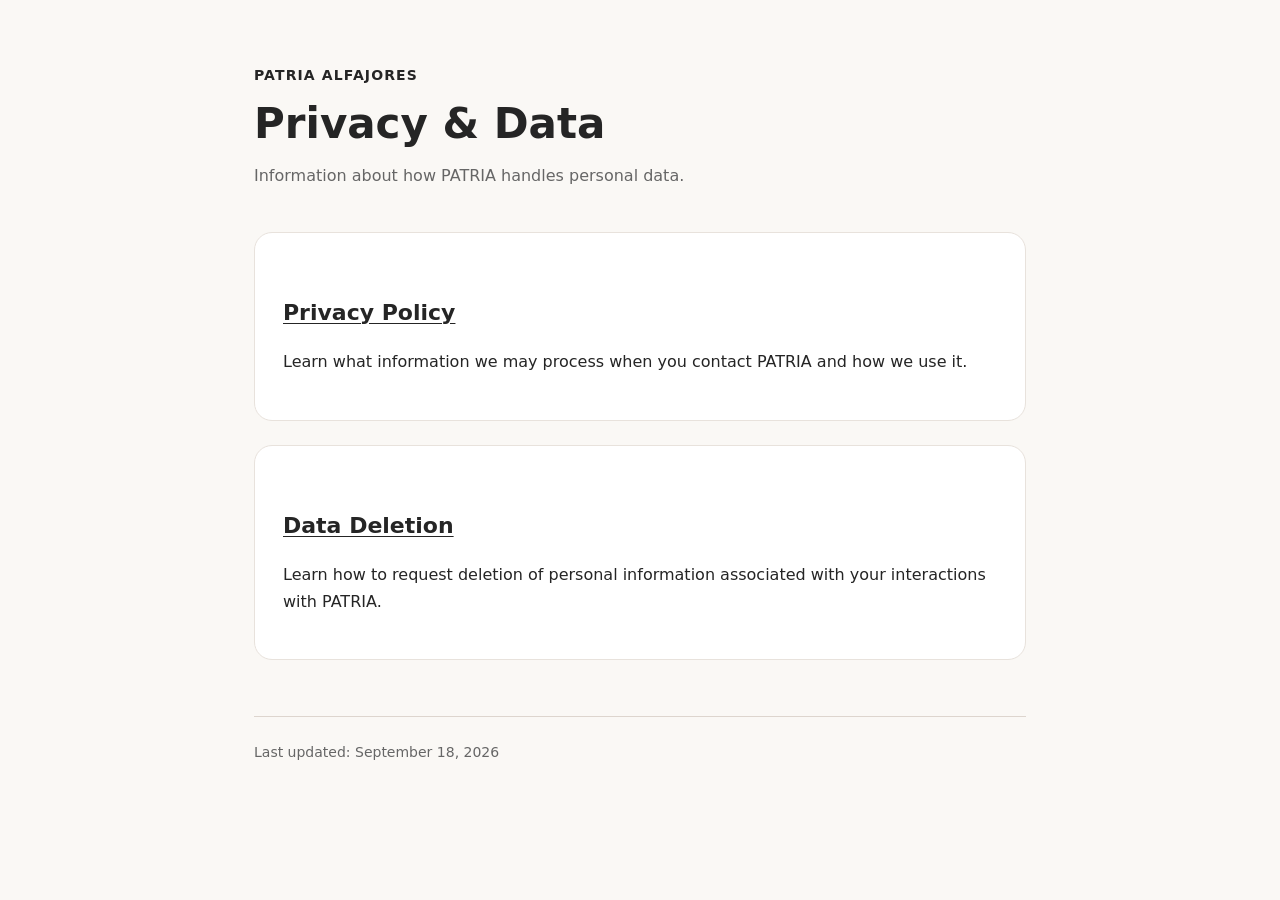
<file: index.html>
<!doctype html><html lang="en"><head><meta charset="utf-8"><meta name="viewport" content="width=device-width,initial-scale=1"><title>PATRIA — Privacy</title><link rel="stylesheet" href="/styles.css"></head><body><main><header><div class="brand">PATRIA ALFAJORES</div><h1>Privacy & Data</h1><p class="muted">Information about how PATRIA handles personal data.</p></header><div class="card"><h2><a href="/privacy-policy/">Privacy Policy</a></h2><p>Learn what information we may process when you contact PATRIA and how we use it.</p></div><div class="card"><h2><a href="/data-deletion/">Data Deletion</a></h2><p>Learn how to request deletion of personal information associated with your interactions with PATRIA.</p></div><footer>Last updated: September 18, 2026</footer></main></body></html>
</file>
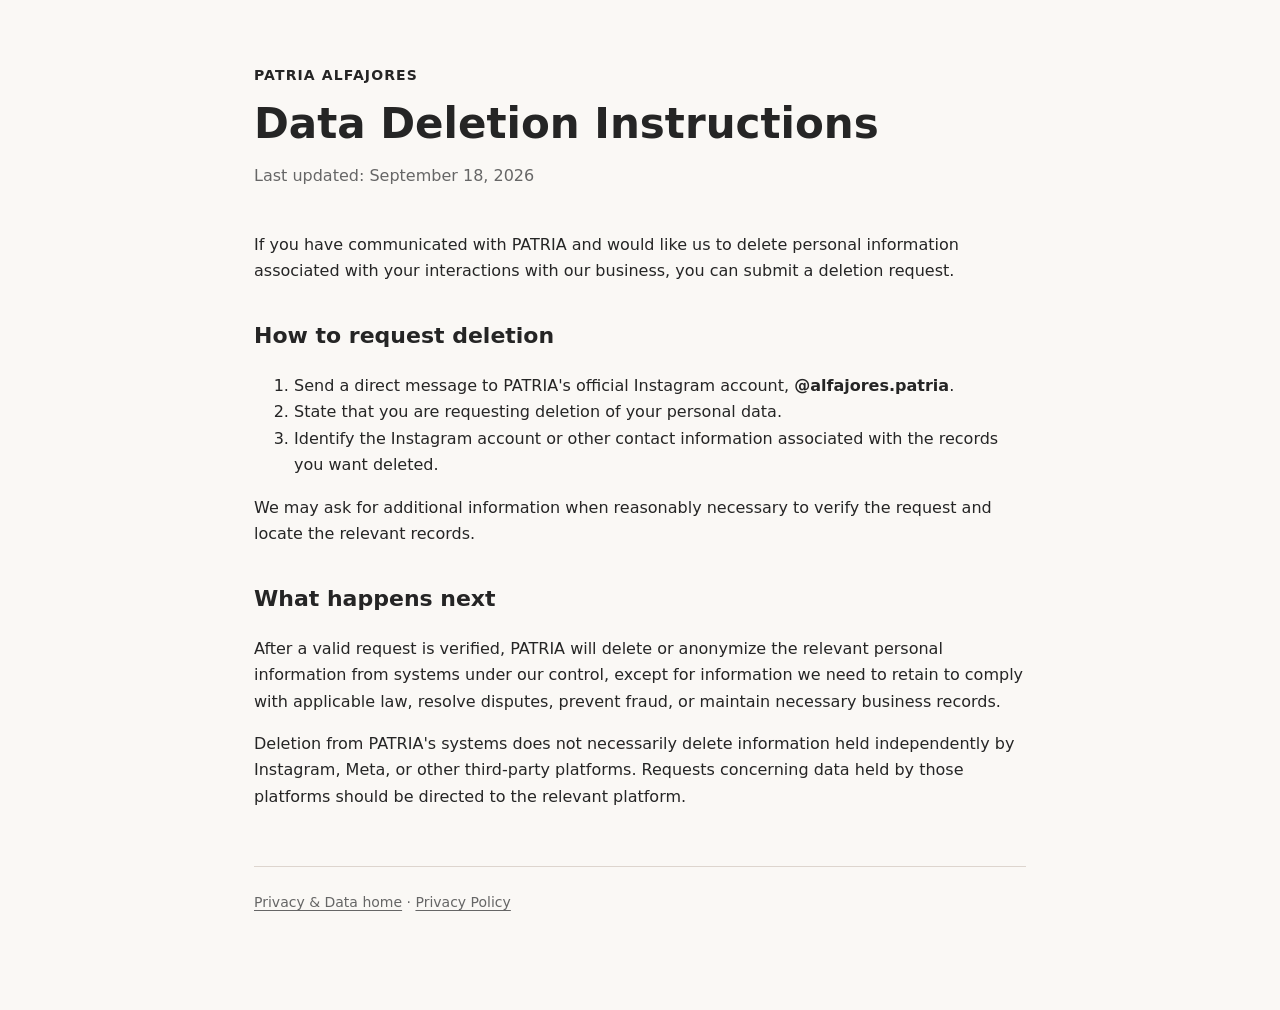
<file: data-deletion/index.html>
<!doctype html><html lang="en"><head><meta charset="utf-8"><meta name="viewport" content="width=device-width,initial-scale=1"><title>Data Deletion — PATRIA</title><link rel="stylesheet" href="/styles.css"></head><body><main><header><div class="brand">PATRIA ALFAJORES</div><h1>Data Deletion Instructions</h1><p class="muted">Last updated: September 18, 2026</p></header><p>If you have communicated with PATRIA and would like us to delete personal information associated with your interactions with our business, you can submit a deletion request.</p><h2>How to request deletion</h2><ol><li>Send a direct message to PATRIA's official Instagram account, <strong>@alfajores.patria</strong>.</li><li>State that you are requesting deletion of your personal data.</li><li>Identify the Instagram account or other contact information associated with the records you want deleted.</li></ol><p>We may ask for additional information when reasonably necessary to verify the request and locate the relevant records.</p><h2>What happens next</h2><p>After a valid request is verified, PATRIA will delete or anonymize the relevant personal information from systems under our control, except for information we need to retain to comply with applicable law, resolve disputes, prevent fraud, or maintain necessary business records.</p><p>Deletion from PATRIA's systems does not necessarily delete information held independently by Instagram, Meta, or other third-party platforms. Requests concerning data held by those platforms should be directed to the relevant platform.</p><footer><a href="/">Privacy & Data home</a> · <a href="/privacy-policy/">Privacy Policy</a></footer></main></body></html>
</file>
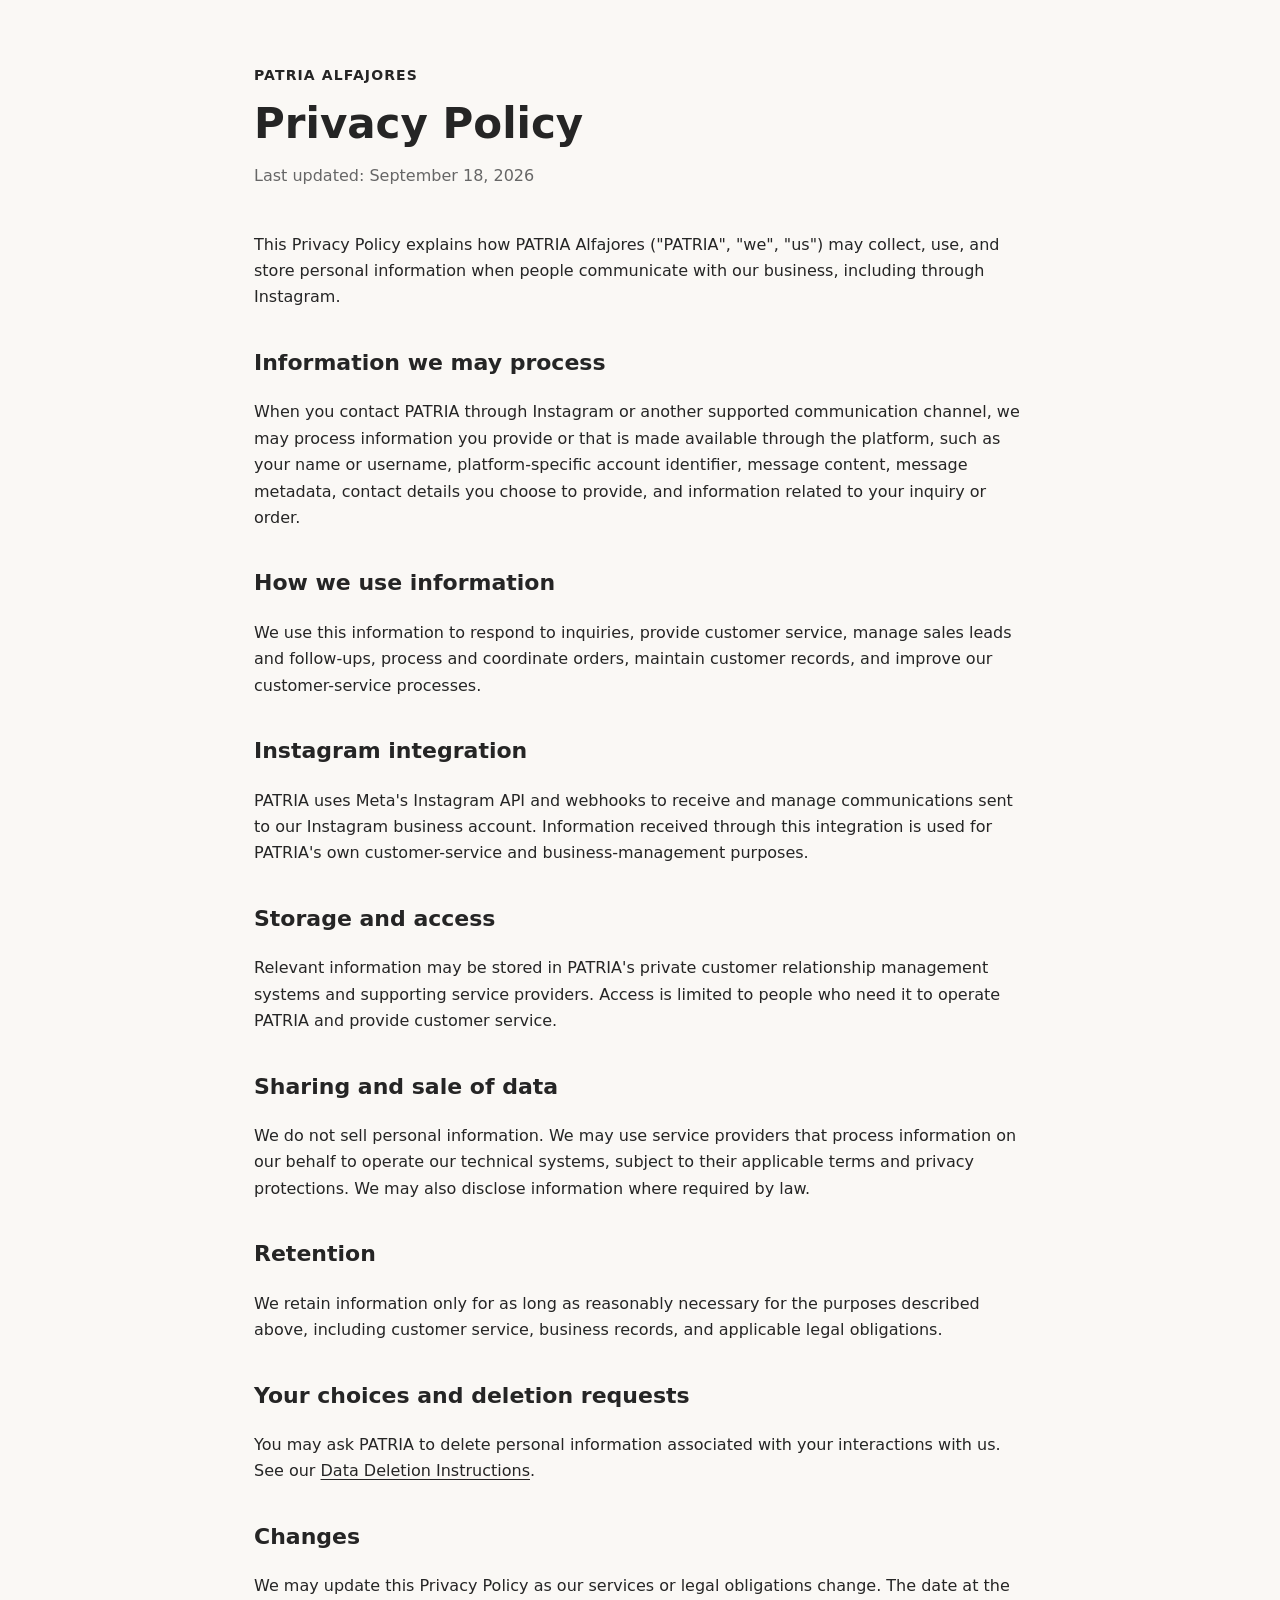
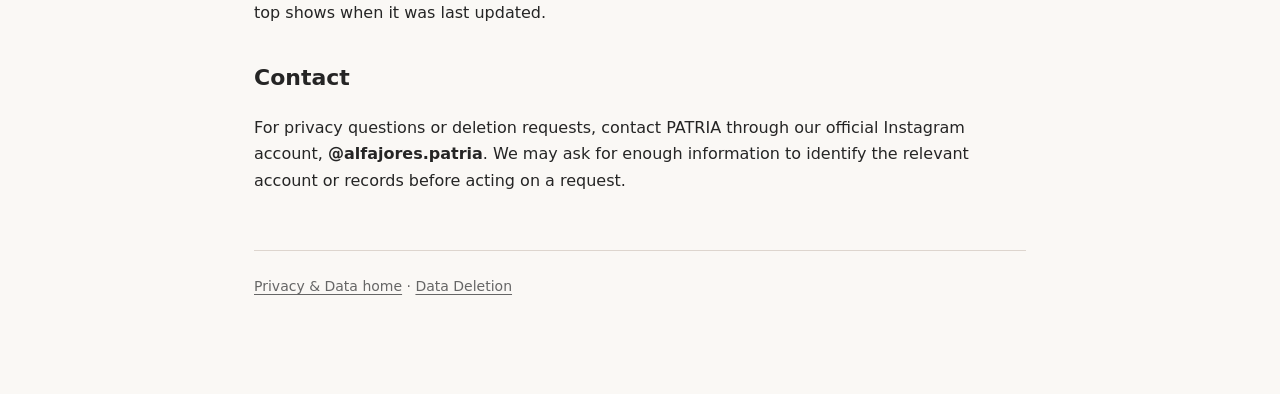
<file: privacy-policy/index.html>
<!doctype html><html lang="en"><head><meta charset="utf-8"><meta name="viewport" content="width=device-width,initial-scale=1"><title>Privacy Policy — PATRIA</title><link rel="stylesheet" href="/styles.css"></head><body><main><header><div class="brand">PATRIA ALFAJORES</div><h1>Privacy Policy</h1><p class="muted">Last updated: September 18, 2026</p></header><p>This Privacy Policy explains how PATRIA Alfajores ("PATRIA", "we", "us") may collect, use, and store personal information when people communicate with our business, including through Instagram.</p><h2>Information we may process</h2><p>When you contact PATRIA through Instagram or another supported communication channel, we may process information you provide or that is made available through the platform, such as your name or username, platform-specific account identifier, message content, message metadata, contact details you choose to provide, and information related to your inquiry or order.</p><h2>How we use information</h2><p>We use this information to respond to inquiries, provide customer service, manage sales leads and follow-ups, process and coordinate orders, maintain customer records, and improve our customer-service processes.</p><h2>Instagram integration</h2><p>PATRIA uses Meta's Instagram API and webhooks to receive and manage communications sent to our Instagram business account. Information received through this integration is used for PATRIA's own customer-service and business-management purposes.</p><h2>Storage and access</h2><p>Relevant information may be stored in PATRIA's private customer relationship management systems and supporting service providers. Access is limited to people who need it to operate PATRIA and provide customer service.</p><h2>Sharing and sale of data</h2><p>We do not sell personal information. We may use service providers that process information on our behalf to operate our technical systems, subject to their applicable terms and privacy protections. We may also disclose information where required by law.</p><h2>Retention</h2><p>We retain information only for as long as reasonably necessary for the purposes described above, including customer service, business records, and applicable legal obligations.</p><h2>Your choices and deletion requests</h2><p>You may ask PATRIA to delete personal information associated with your interactions with us. See our <a href="/data-deletion/">Data Deletion Instructions</a>.</p><h2>Changes</h2><p>We may update this Privacy Policy as our services or legal obligations change. The date at the top shows when it was last updated.</p><h2>Contact</h2><p>For privacy questions or deletion requests, contact PATRIA through our official Instagram account, <strong>@alfajores.patria</strong>. We may ask for enough information to identify the relevant account or records before acting on a request.</p><footer><a href="/">Privacy & Data home</a> · <a href="/data-deletion/">Data Deletion</a></footer></main></body></html>
</file>
<file: styles.css>
:root{font-family:Inter,system-ui,-apple-system,BlinkMacSystemFont,"Segoe UI",sans-serif;color:#252525;background:#faf8f5;line-height:1.65}*{box-sizing:border-box}body{margin:0}main{max-width:820px;margin:0 auto;padding:64px 24px 96px}header{margin-bottom:42px}.brand{font-weight:800;letter-spacing:.08em;font-size:14px}h1{font-size:42px;line-height:1.1;margin:14px 0 10px}h2{font-size:22px;margin-top:34px}p,li{font-size:16px}a{color:inherit;text-decoration-thickness:1px;text-underline-offset:3px}.muted{color:#666}.card{background:white;border:1px solid #e8e2dc;border-radius:18px;padding:28px;margin-top:24px}footer{margin-top:56px;padding-top:24px;border-top:1px solid #ddd5ce;color:#666;font-size:14px}
</file>
